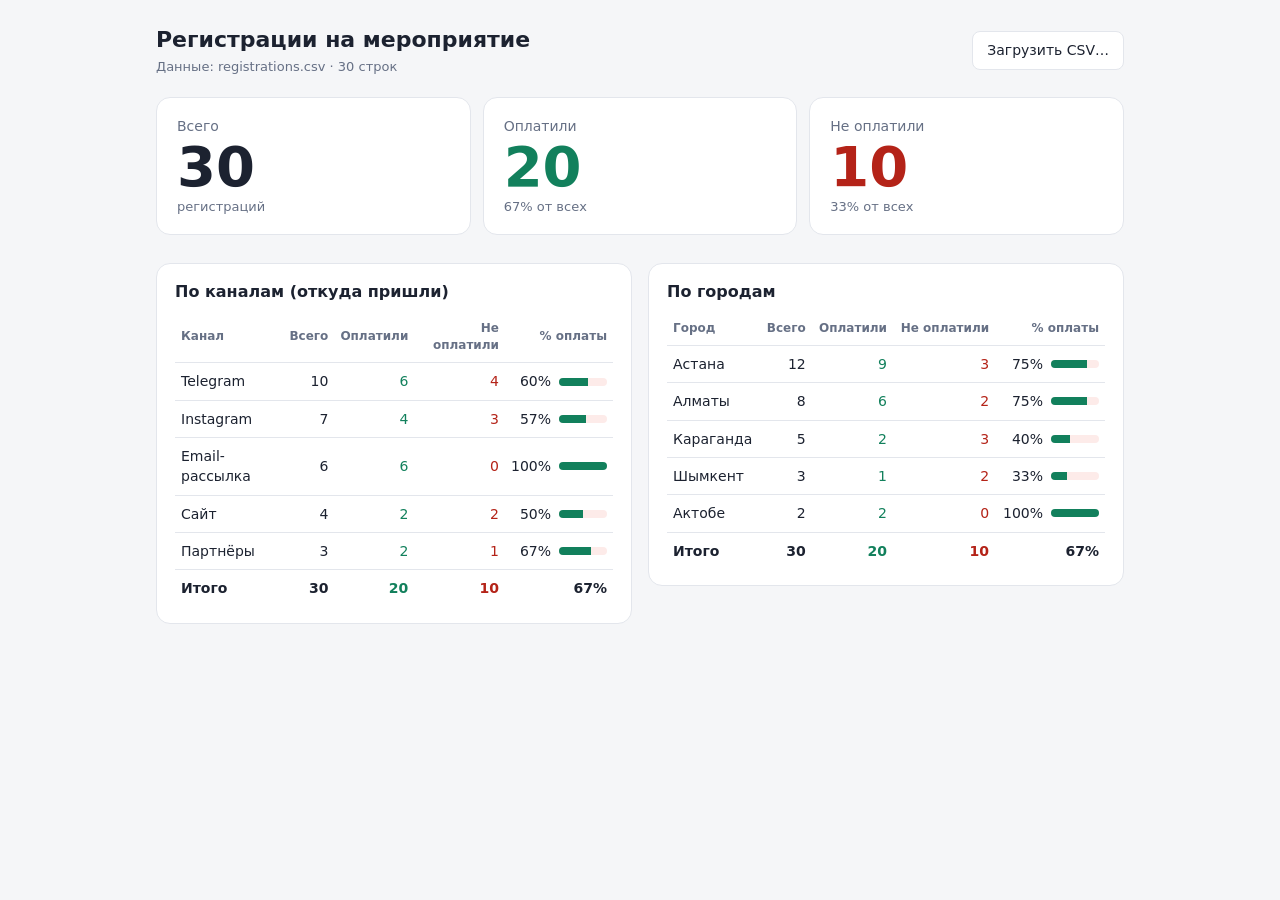
<file: index.html>
<!DOCTYPE html>
<html lang="ru">
<head>
<meta charset="utf-8">
<meta name="viewport" content="width=device-width, initial-scale=1">
<title>Регистрации на мероприятие</title>
<style>
  :root {
    --bg: #f5f6f8; --card: #ffffff; --text: #1c2230; --muted: #667085; --line: #e3e6ec;
    --ok: #12805c; --bad: #b42318; --bad-bg: #fdebe9; --accent: #2f5bea;
    --warn-bg: #fff6e0; --warn-line: #f0d08a; --warn-text: #6b4a00;
  }
  @media (prefers-color-scheme: dark) {
    :root {
      --bg: #12151c; --card: #1b2029; --text: #eef1f6; --muted: #98a2b3; --line: #2b3240;
      --ok: #4cc79a; --bad: #ff8a80; --bad-bg: #3a1b19; --accent: #7e9bff;
      --warn-bg: #3a2f10; --warn-line: #6b5518; --warn-text: #f3d58a;
    }
  }
  * { box-sizing: border-box; }
  body { margin: 0; background: var(--bg); color: var(--text);
         font: 16px/1.45 system-ui, -apple-system, "Segoe UI", Roboto, Arial, sans-serif; }
  .wrap { max-width: 1000px; margin: 0 auto; padding: 24px 16px 48px; }
  header { display: flex; flex-wrap: wrap; gap: 12px; align-items: center; justify-content: space-between; margin-bottom: 20px; }
  h1 { font-size: 22px; margin: 0; }
  .src { color: var(--muted); font-size: 13px; margin-top: 2px; }
  button { font: inherit; font-size: 14px; padding: 8px 14px; border-radius: 8px; cursor: pointer;
           border: 1px solid var(--line); background: var(--card); color: var(--text); }
  button:hover { border-color: var(--accent); color: var(--accent); }
  .kpis { display: grid; grid-template-columns: repeat(3, 1fr); gap: 12px; margin-bottom: 28px; }
  .kpi { background: var(--card); border: 1px solid var(--line); border-radius: 14px; padding: 18px 20px; }
  .kpi .label { color: var(--muted); font-size: 14px; }
  .kpi .num { font-size: 56px; font-weight: 700; line-height: 1.1; font-variant-numeric: tabular-nums; }
  .kpi .sub { color: var(--muted); font-size: 13px; min-height: 1.4em; }
  .kpi.ok .num { color: var(--ok); }
  .kpi.bad .num { color: var(--bad); }
  .tables { display: grid; grid-template-columns: 1fr 1fr; gap: 16px; align-items: start; }
  section { background: var(--card); border: 1px solid var(--line); border-radius: 14px; padding: 16px 18px; }
  h2 { font-size: 16px; margin: 0 0 8px; }
  table { width: 100%; border-collapse: collapse; font-variant-numeric: tabular-nums; }
  th, td { padding: 8px 6px; text-align: right; border-bottom: 1px solid var(--line); font-size: 14px; }
  th:first-child, td:first-child { text-align: left; }
  th { color: var(--muted); font-weight: 600; font-size: 12px; }
  tfoot td { font-weight: 700; border-bottom: 0; }
  td.ok { color: var(--ok); } td.bad { color: var(--bad); }
  .pct { display: flex; align-items: center; justify-content: flex-end; gap: 8px; }
  .track { width: 48px; height: 8px; background: var(--bad-bg); border-radius: 4px; overflow: hidden; flex: none; }
  .fill { height: 100%; background: var(--ok); }
  .msg { color: var(--bad); font-size: 14px; margin: 0 0 12px; display: none; }
  .warn { display: none; background: var(--warn-bg); border: 1px solid var(--warn-line); color: var(--warn-text);
          border-radius: 10px; padding: 10px 14px; margin: 0 0 16px; font-size: 14px; }
  .warn ul { margin: 0; padding-left: 18px; }
  @media (max-width: 760px) {
    .tables { grid-template-columns: 1fr; }
    .kpi .num { font-size: 40px; }
    .kpis { gap: 8px; grid-template-columns: repeat(3, minmax(0, 1fr)); }
    .kpi { padding: 14px 12px; }
    .kpi .label { font-size: 12px; }
  }
  @media (max-width: 480px) {
    section { padding: 12px 10px; }
    th, td { padding: 8px 3px; font-size: 13px; }
    th { font-size: 11px; }
    .track { display: none; }
  }
</style>
</head>
<body>
<div class="wrap">
  <header>
    <div>
      <h1>Регистрации на мероприятие</h1>
      <div class="src" id="src"></div>
    </div>
    <div>
      <button id="load">Загрузить CSV…</button>
      <input type="file" id="file" accept=".csv,text/csv" hidden>
    </div>
  </header>
  <p class="msg" id="msg"></p>
  <div class="warn" id="warn"></div>

  <div class="kpis">
    <div class="kpi"><div class="label">Всего</div><div class="num" id="k-total">0</div><div class="sub">регистраций</div></div>
    <div class="kpi ok"><div class="label">Оплатили</div><div class="num" id="k-paid">0</div><div class="sub" id="k-paid-pct"></div></div>
    <div class="kpi bad"><div class="label">Не оплатили</div><div class="num" id="k-unpaid">0</div><div class="sub" id="k-unpaid-pct"></div></div>
  </div>

  <div class="tables">
    <section>
      <h2>По каналам (откуда пришли)</h2>
      <table id="t-source"></table>
    </section>
    <section>
      <h2>По городам</h2>
      <table id="t-city"></table>
    </section>
  </div>
</div>

<script type="text/plain" id="data">
city,registered,source,ticket,paid
Астана,2026-10-30,Telegram,VIP,да
Актобе,2026-10-22,Email-рассылка,Стандарт,да
Астана,2026-11-07,Сайт,Стандарт,да
Астана,2026-10-21,Telegram,Стандарт,да
Астана,2026-10-27,Email-рассылка,Стандарт,да
Астана,2026-11-07,Instagram,VIP,да
Алматы,2026-11-07,Telegram,Стандарт,да
Алматы,2026-10-21,Сайт,Стандарт,да
Астана,2026-11-02,Email-рассылка,Стандарт,да
Актобе,2026-11-06,Email-рассылка,Стандарт,да
Алматы,2026-11-07,Email-рассылка,Стандарт,да
Алматы,2026-10-23,Партнёры,Стандарт,да
Астана,2026-11-08,Telegram,VIP,нет
Алматы,2026-11-13,Telegram,VIP,нет
Астана,2026-10-31,Instagram,Онлайн,да
Караганда,2026-11-11,Instagram,Стандарт,да
Алматы,2026-11-05,Сайт,Стандарт,нет
Шымкент,2026-10-29,Instagram,Стандарт,нет
Караганда,2026-10-25,Telegram,Стандарт,нет
Астана,2026-11-02,Email-рассылка,Стандарт,да
Шымкент,2026-10-30,Telegram,VIP,нет
Караганда,2026-11-07,Telegram,Стандарт,да
Алматы,2026-10-28,Партнёры,VIP,да
Караганда,2026-10-21,Партнёры,Стандарт,нет
Шымкент,2026-10-29,Telegram,Онлайн,да
Алматы,2026-10-20,Telegram,Стандарт,да
Астана,2026-11-04,Instagram,Онлайн,да
Караганда,2026-10-24,Instagram,Стандарт,нет
Астана,2026-11-04,Instagram,Стандарт,нет
Астана,2026-11-06,Сайт,Стандарт,нет
</script>

<script>
(function () {
  var PAID_YES = ["да", "yes", "true", "1", "оплачено", "paid", "y"];
  var PAID_NO = ["нет", "no", "false", "0", "не оплачено", "неоплачено", "unpaid", "n"];
  var ID_COLS = ["name", "имя", "фио", "email", "e-mail", "почта", "phone", "телефон", "id"];

  function clean(s) { return String(s == null ? "" : s).replace(/\s+/g, " ").trim(); }
  function keyOf(s) { return clean(s).toLowerCase().replace(/ё/g, "е"); }
  function esc(s) {
    return String(s).replace(/[&<>"]/g, function (c) {
      return { "&": "&amp;", "<": "&lt;", ">": "&gt;", '"': "&quot;" }[c];
    });
  }
  function pct(a, b) { return b ? Math.round(a * 100 / b) : 0; }

  // Кодировка: сначала строгий UTF-8, если не вышло - Windows-1251 (так сохраняет русский Excel).
  function decode(buf) {
    try { return { text: new TextDecoder("utf-8", { fatal: true }).decode(buf), enc: "UTF-8" }; }
    catch (e) { return { text: new TextDecoder("windows-1251").decode(buf), enc: "Windows-1251" }; }
  }

  // Разделитель: берём тот, которого больше в строке заголовка (запятая, точка с запятой, табуляция).
  function detectDelimiter(text) {
    var lines = text.split(/\r?\n/).filter(function (l) { return l.trim() !== ""; });
    var first = lines[0] || "", best = ",", n = -1;
    [",", ";", "\t"].forEach(function (d) {
      var c = first.split(d).length - 1;
      if (c > n) { n = c; best = d; }
    });
    return best;
  }

  function parseCSV(text, delim) {
    text = text.replace(/^﻿/, "");
    var rows = [], row = [], cur = "", q = false, i, c;
    function pushRow() {
      row.push(cur); cur = "";
      if (row.some(function (v) { return v.trim() !== ""; })) rows.push(row);
      row = [];
    }
    for (i = 0; i < text.length; i++) {
      c = text[i];
      if (q) {
        if (c === '"') { if (text[i + 1] === '"') { cur += '"'; i++; } else q = false; }
        else cur += c;
      } else if (c === '"') q = true;
      else if (c === delim) { row.push(cur); cur = ""; }
      else if (c === "\n" || c === "\r") { if (c === "\r" && text[i + 1] === "\n") i++; pushRow(); }
      else cur += c;
    }
    pushRow();
    return rows;
  }

  function toRecords(text) {
    var delim = detectDelimiter(text.replace(/^﻿/, ""));
    var rows = parseCSV(text, delim);
    if (rows.length < 2) throw new Error("в файле нет строк с данными.");
    var head = rows[0].map(function (h) { return keyOf(h); });
    var iCity = head.indexOf("city"), iSrc = head.indexOf("source"), iPaid = head.indexOf("paid");
    if (iCity < 0 || iSrc < 0 || iPaid < 0)
      throw new Error("нужны колонки city, source и paid. Найдены: " + head.join(", "));

    var unknown = {}, unknownCount = 0, seen = {}, dups = 0;
    var hasId = head.some(function (h) { return ID_COLS.indexOf(h) >= 0; });

    var recs = rows.slice(1).map(function (r) {
      var raw = clean(r[iPaid]), k = keyOf(raw), status;
      if (PAID_YES.indexOf(k) >= 0) status = "yes";
      else if (PAID_NO.indexOf(k) >= 0) status = "no";
      else {
        status = "unknown"; unknownCount++;
        var label = raw === "" ? "пусто" : raw;
        unknown[label] = (unknown[label] || 0) + 1;
      }
      if (hasId) {
        var sig = r.map(keyOf).join("\u0001");
        if (seen[sig]) dups++; else seen[sig] = 1;
      }
      return { city: clean(r[iCity]) || "Не указан", source: clean(r[iSrc]) || "Не указан", status: status };
    });

    var notes = [];
    if (unknownCount) {
      notes.push("Статус оплаты не распознан у " + unknownCount + " строк (" +
        Object.keys(unknown).map(function (k) { return esc(k) + " ×" + unknown[k]; }).join(", ") +
        "). Они посчитаны как «не оплатили».");
    }
    if (dups) notes.push("Найдено полностью одинаковых строк: " + dups + ". Возможно, это дубли, они посчитаны как отдельные регистрации.");
    if (text.indexOf("�") >= 0) notes.push("В файле есть нечитаемые символы: проверьте кодировку файла.");
    return { recs: recs, notes: notes, delim: delim };
  }

  // Объединяет написания, которые различаются регистром, пробелами и е/ё.
  function group(recs, field, noteLabel, notes) {
    var m = {}, order = [];
    recs.forEach(function (r) {
      var raw = r[field], k = keyOf(raw), g = m[k];
      if (!g) { g = m[k] = { total: 0, paid: 0, forms: {} }; order.push(k); }
      g.total++; if (r.status === "yes") g.paid++;
      g.forms[raw] = (g.forms[raw] || 0) + 1;
    });
    var out = order.map(function (k) {
      var g = m[k], forms = Object.keys(g.forms), best = forms[0];
      forms.forEach(function (f) { if (g.forms[f] > g.forms[best]) best = f; });
      if (forms.length > 1)
        notes.push(noteLabel + ": объединены написания " + forms.map(function (f) { return "«" + esc(f) + "»"; }).join(", ") + ".");
      return { name: best, total: g.total, paid: g.paid };
    });
    return out.sort(function (a, b) { return b.total - a.total || a.name.localeCompare(b.name, "ru"); });
  }

  function line(name, t, p, bar) {
    var pc = pct(p, t);
    return "<tr><td>" + esc(name) + "</td><td>" + t + '</td><td class="ok">' + p + '</td><td class="bad">' + (t - p) +
      '</td><td><div class="pct"><span>' + pc + "%</span>" +
      (bar ? '<div class="track"><div class="fill" style="width:' + pc + '%"></div></div>' : "") +
      "</div></td></tr>";
  }

  function renderTable(id, firstCol, groups, total, paid) {
    var h = "<thead><tr><th>" + firstCol + "</th><th>Всего</th><th>Оплатили</th><th>Не оплатили</th><th>% оплаты</th></tr></thead><tbody>";
    groups.forEach(function (g) { h += line(g.name, g.total, g.paid, true); });
    h += "</tbody><tfoot>" + line("Итого", total, paid, false) + "</tfoot>";
    document.getElementById(id).innerHTML = h;
  }

  function setText(id, t) { document.getElementById(id).textContent = t; }

  function showWarn(notes) {
    var w = document.getElementById("warn");
    w.innerHTML = notes.length ? "<ul>" + notes.map(function (n) { return "<li>" + n + "</li>"; }).join("") + "</ul>" : "";
    w.style.display = notes.length ? "block" : "none";
  }

  function showError(t) {
    var m = document.getElementById("msg");
    m.textContent = t; m.style.display = t ? "block" : "none";
  }

  // При ошибке загрузки убираем старые цифры, чтобы их нельзя было принять за данные нового файла.
  function clearView() {
    ["k-total", "k-paid", "k-unpaid"].forEach(function (id) { setText(id, "—"); });
    setText("k-paid-pct", ""); setText("k-unpaid-pct", "");
    setText("src", "Файл не загружен");
    document.getElementById("t-source").innerHTML = "";
    document.getElementById("t-city").innerHTML = "";
    showWarn([]);
  }

  function render(parsed, label) {
    var recs = parsed.recs, notes = parsed.notes.slice();
    var total = recs.length, paid = recs.filter(function (r) { return r.status === "yes"; }).length;
    var bySource = group(recs, "source", "Каналы", notes);
    var byCity = group(recs, "city", "Города", notes);
    setText("k-total", total);
    setText("k-paid", paid);
    setText("k-unpaid", total - paid);
    setText("k-paid-pct", pct(paid, total) + "% от всех");
    setText("k-unpaid-pct", pct(total - paid, total) + "% от всех");
    var n10 = total % 10, n100 = total % 100;
    var word = n10 === 1 && n100 !== 11 ? "строка" : (n10 >= 2 && n10 <= 4 && (n100 < 12 || n100 > 14) ? "строки" : "строк");
    setText("src", label + " · " + total + " " + word);
    renderTable("t-source", "Канал", bySource, total, paid);
    renderTable("t-city", "Город", byCity, total, paid);
    showWarn(notes);
    showError("");
  }

  render(toRecords(document.getElementById("data").textContent), "Данные: registrations.csv");

  var file = document.getElementById("file");
  document.getElementById("load").onclick = function () { file.click(); };
  file.onchange = function () {
    var f = file.files[0]; if (!f) return;
    var rd = new FileReader();
    rd.onload = function () {
      try {
        var d = decode(rd.result), parsed = toRecords(d.text), extra = [];
        if (d.enc !== "UTF-8") extra.push("кодировка " + d.enc);
        if (parsed.delim !== ",") extra.push("разделитель «" + (parsed.delim === "\t" ? "табуляция" : parsed.delim) + "»");
        render(parsed, "Данные: " + f.name + (extra.length ? " (" + extra.join(", ") + ")" : ""));
      } catch (e) {
        clearView();
        showError("Не удалось прочитать файл: " + e.message);
      }
    };
    rd.readAsArrayBuffer(f);
    file.value = "";
  };
})();
</script>
</body>
</html>
</file>
